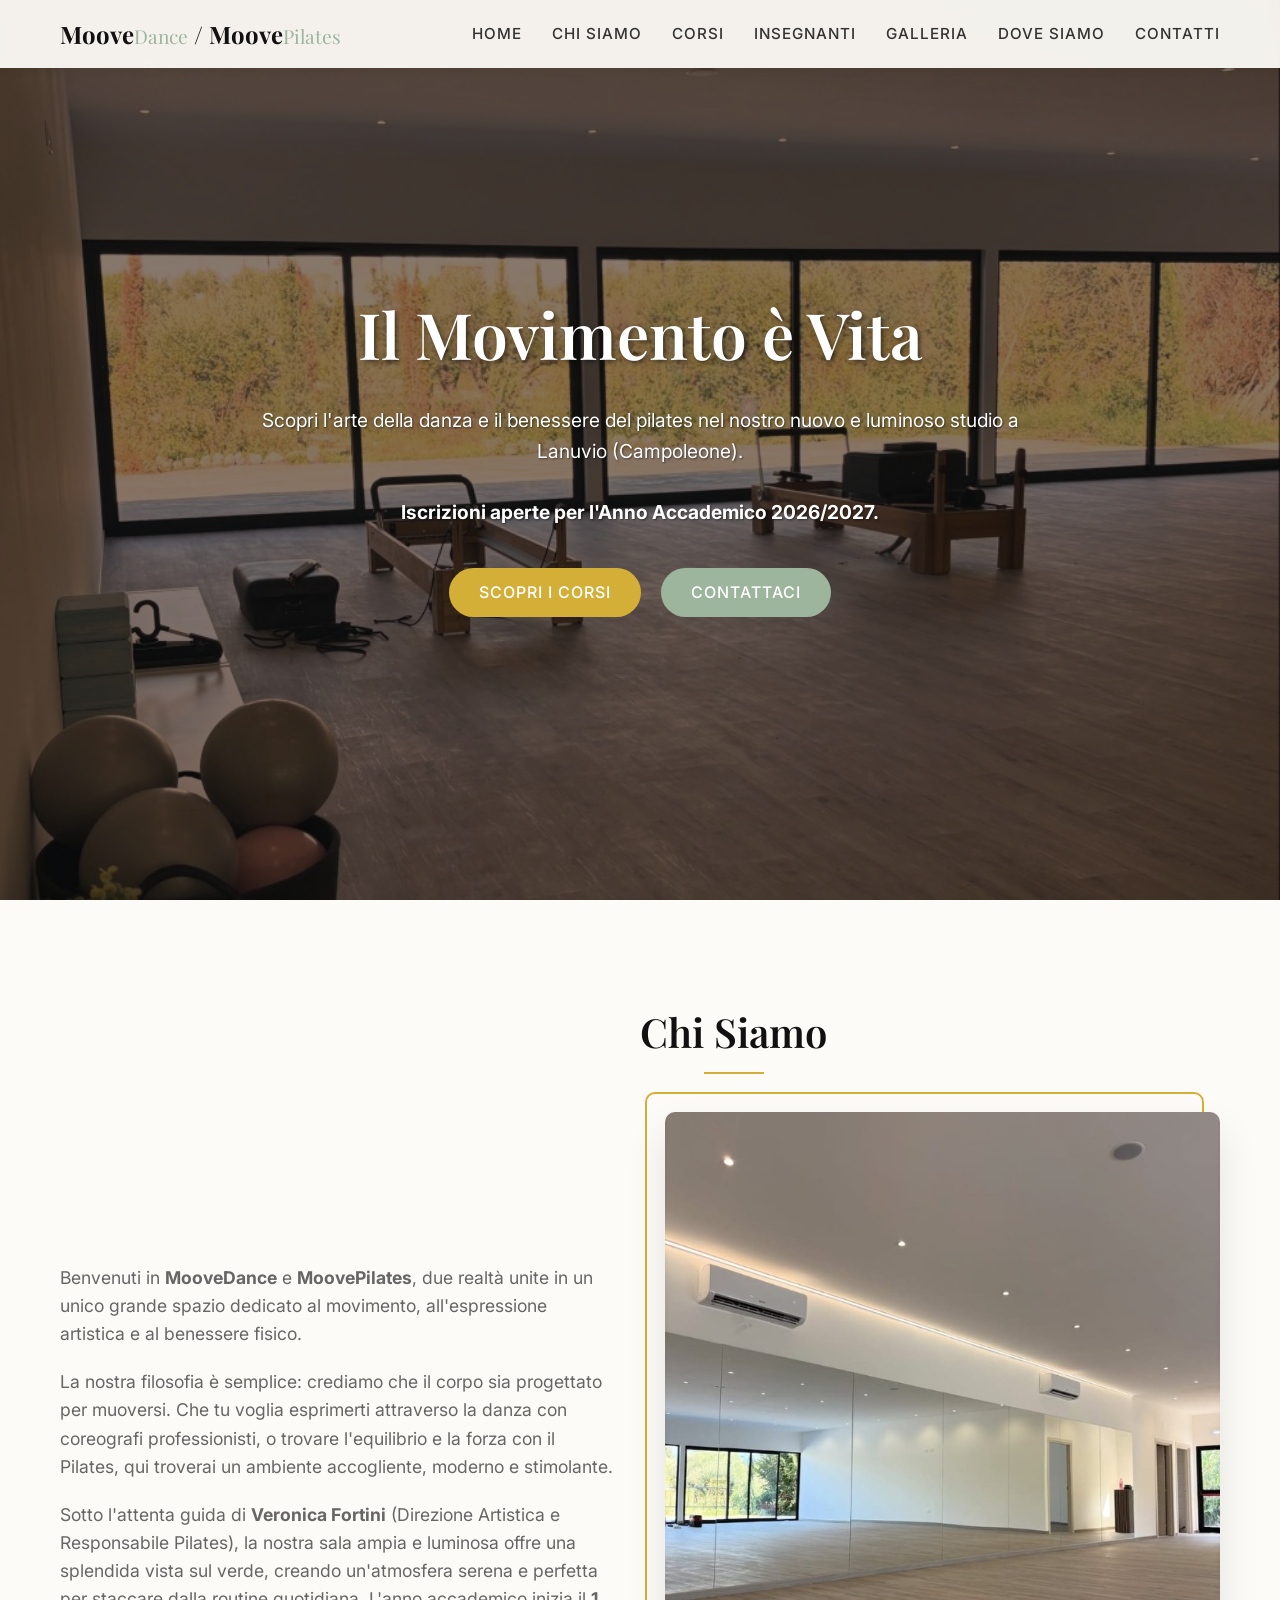
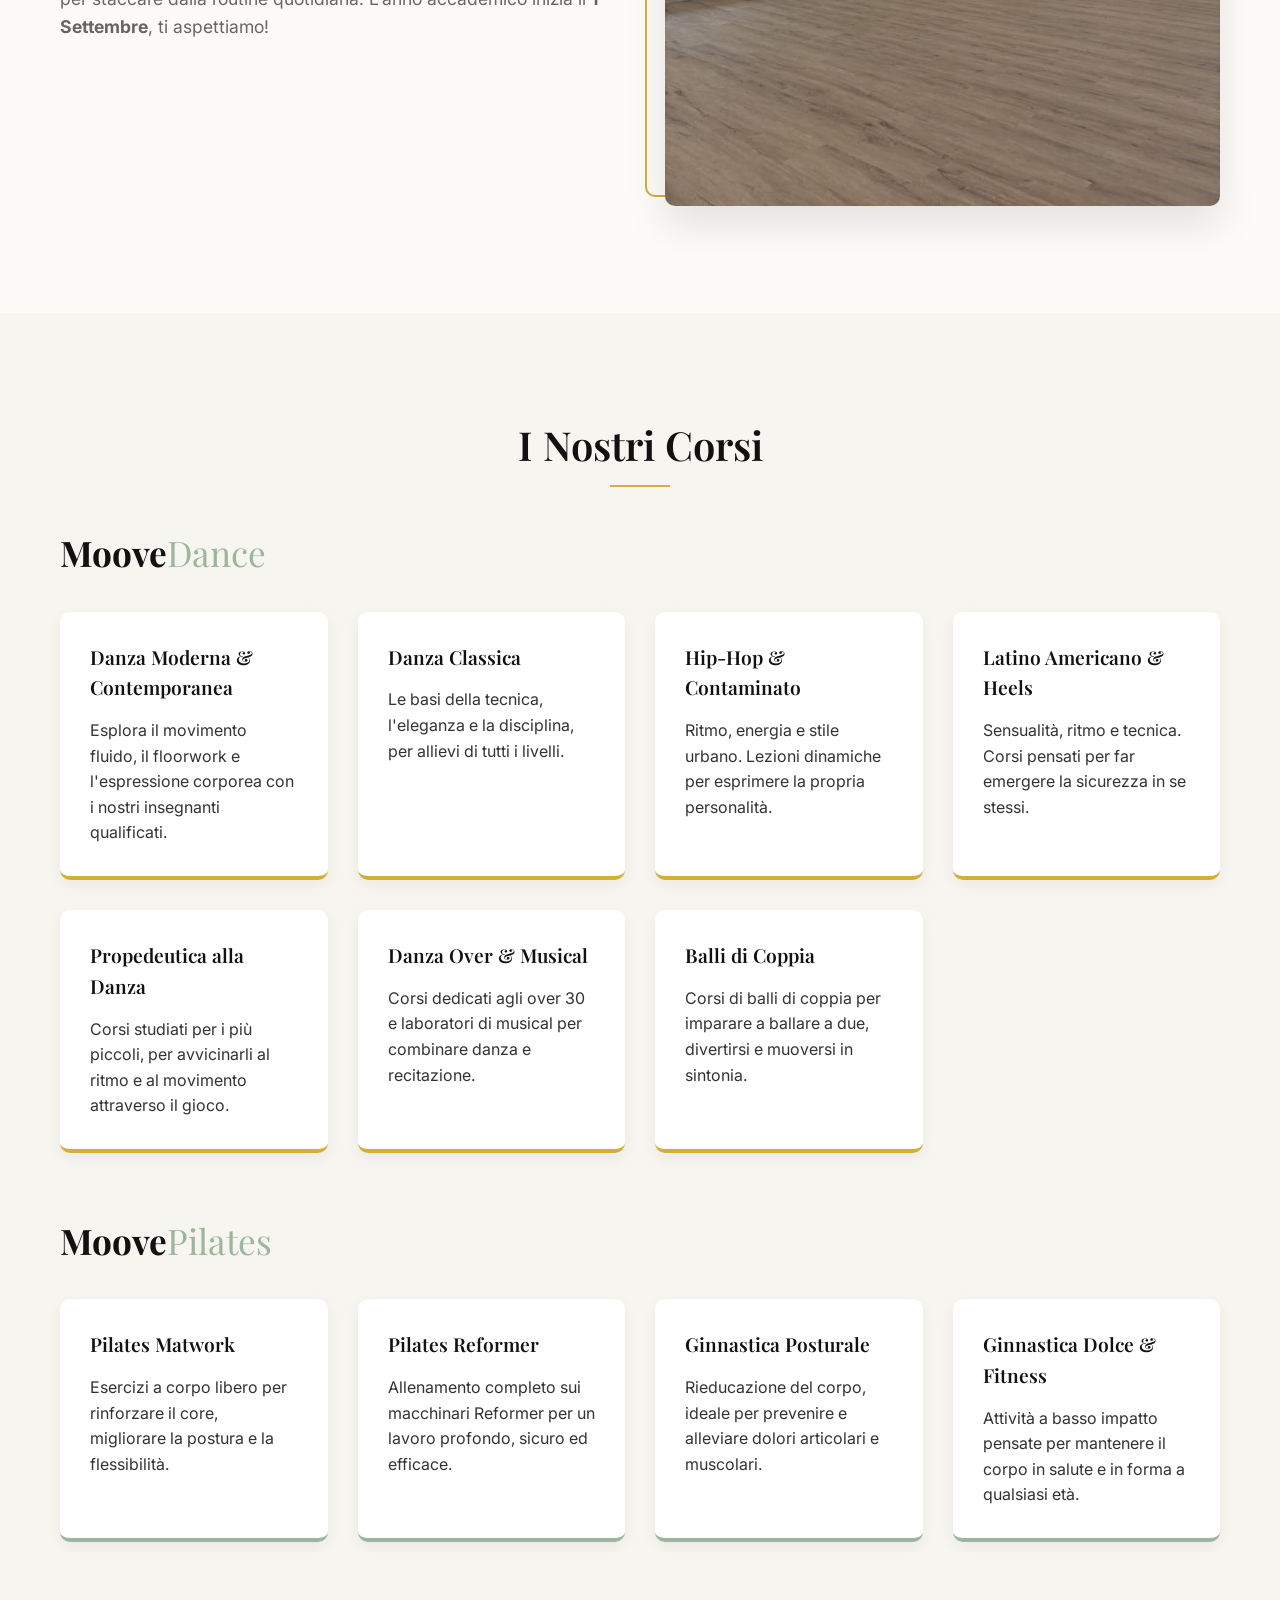
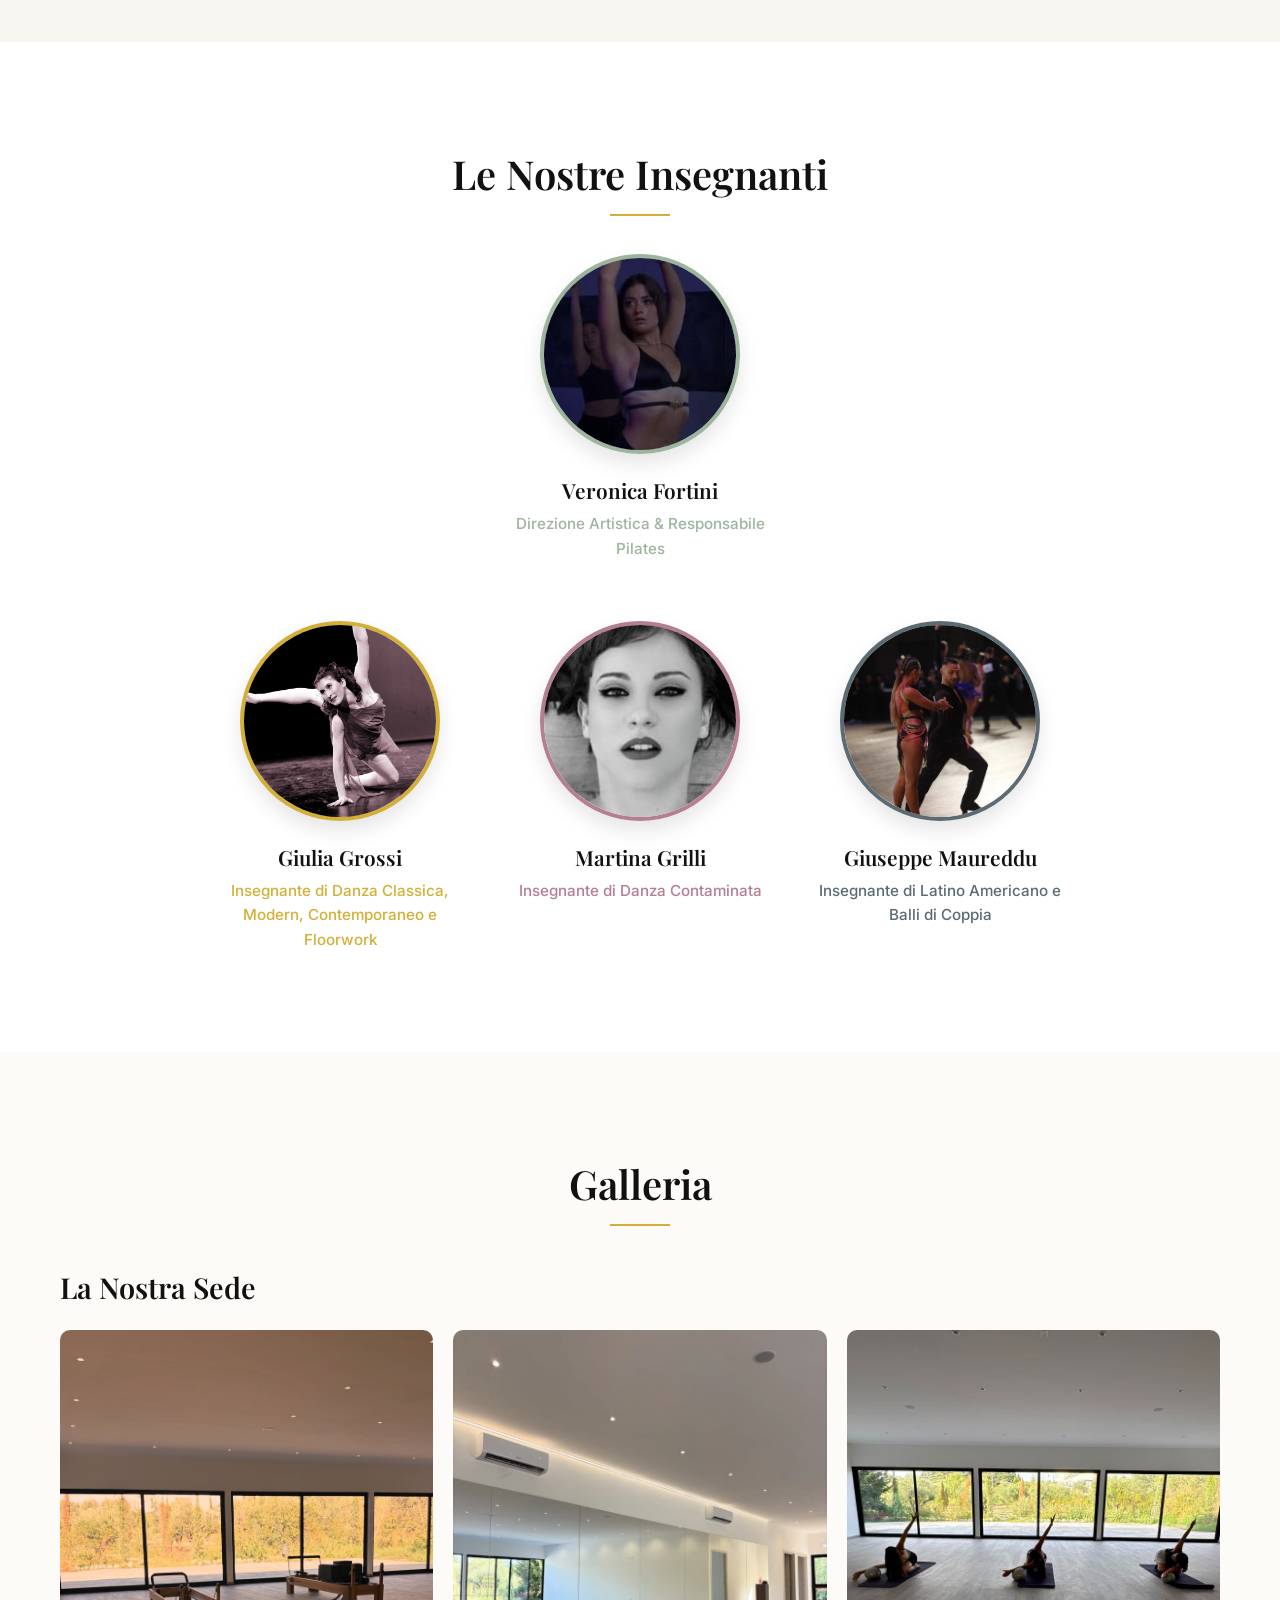
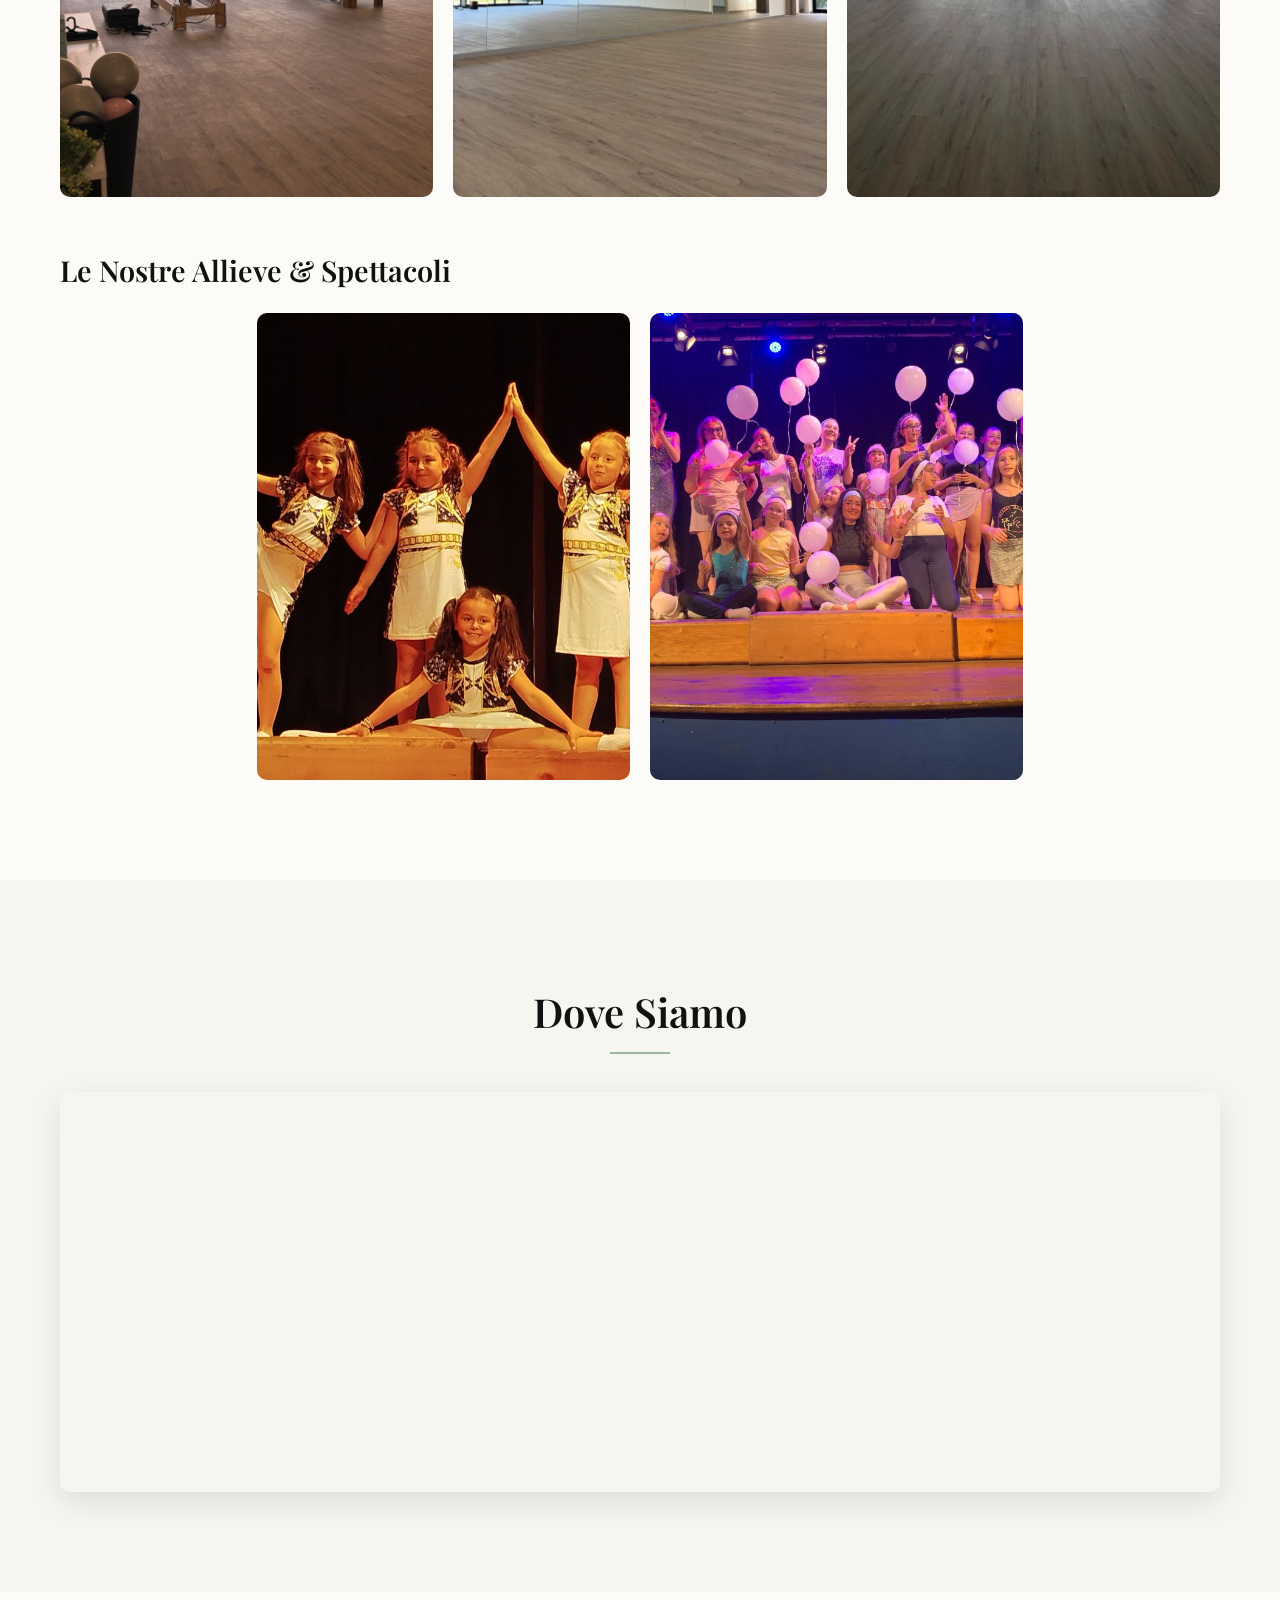
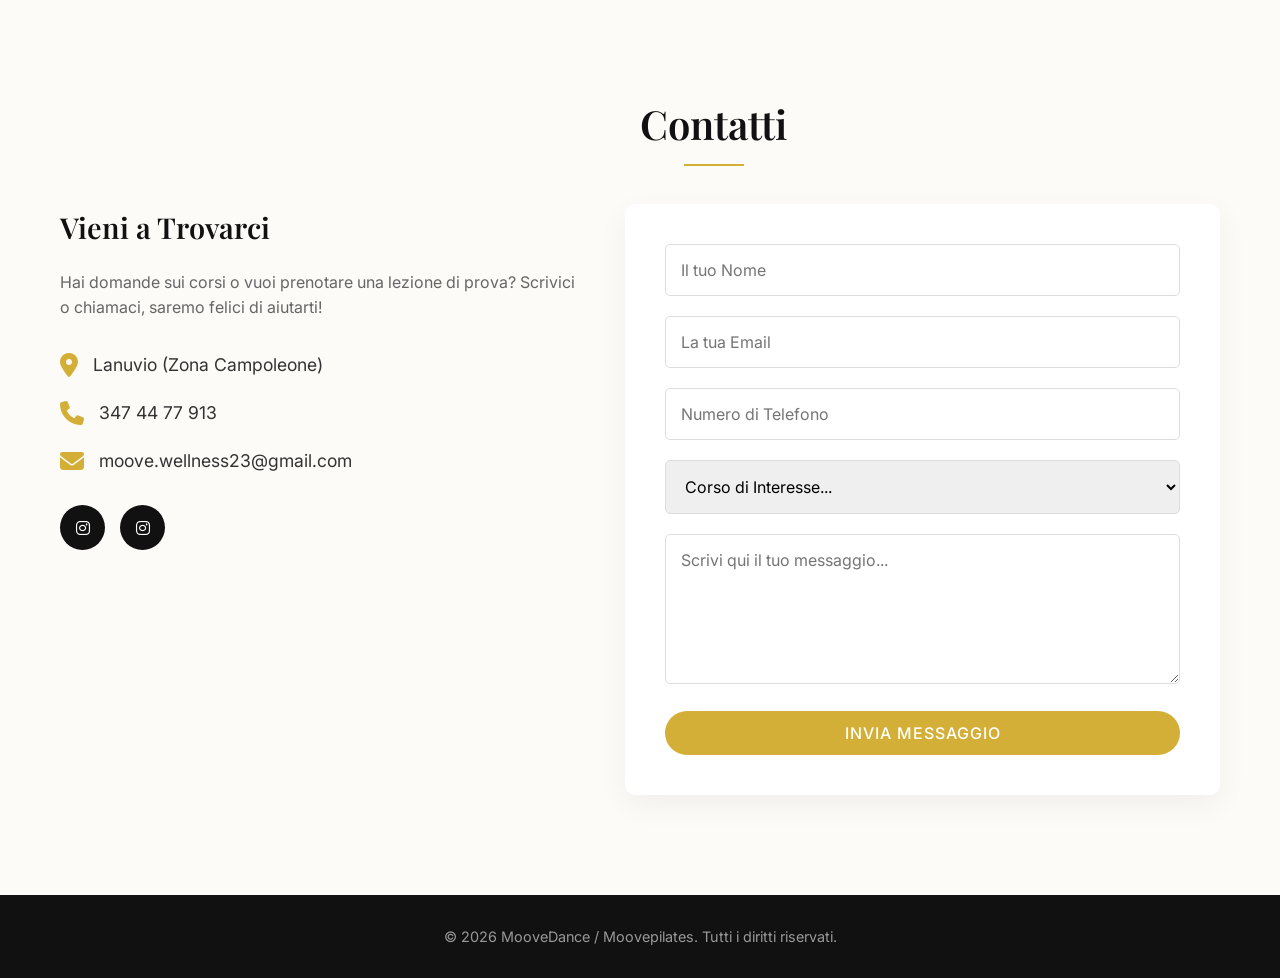
<file: index.html>
<!DOCTYPE html>
<html lang="it">
<head>
  <meta charset="UTF-8">
  <meta name="viewport" content="width=device-width, initial-scale=1.0">
  <title>MooveDance & MoovePilates | Scuola di Danza e Pilates a Lanuvio</title>
  <meta name="description" content="MooveDance e MoovePilates a Lanuvio (Campoleone). Corsi di Danza Moderna, Classica, Hip-Hop e lezioni di Pilates, Reformer e Posturale. Iscrizioni aperte!">
  
  <!-- Google Fonts -->
  <link rel="preconnect" href="https://fonts.googleapis.com">
  <link rel="preconnect" href="https://fonts.gstatic.com" crossorigin>
  <link href="https://fonts.googleapis.com/css2?family=Inter:wght@300;400;500;600&family=Playfair+Display:ital,wght@0,400;0,600;0,700;1,400&display=swap" rel="stylesheet">
  
  <!-- Font Awesome for Icons -->
  <link rel="stylesheet" href="https://cdnjs.cloudflare.com/ajax/libs/font-awesome/6.4.0/css/all.min.css">
  
  <!-- Custom CSS -->
  <link rel="stylesheet" href="css/style.css?v=12">
</head>
<body>

  <!-- Header / Navbar -->
  <header>
    <div class="container">
      <div class="logo">
        <a href="#home">Moove<span>Dance</span> / Moove<span>Pilates</span></a>
      </div>
      
      <div class="hamburger">
        <span></span>
        <span></span>
        <span></span>
      </div>

      <ul class="nav-links">
        <li><a href="#home" class="active">Home</a></li>
        <li><a href="#chi-siamo">Chi Siamo</a></li>
        <li><a href="#corsi">Corsi</a></li>
        <li><a href="#insegnanti">Insegnanti</a></li>
        <li><a href="#galleria">Galleria</a></li>
        <li><a href="#dove-siamo">Dove Siamo</a></li>
        <li><a href="#contatti">Contatti</a></li>
      </ul>
    </div>
  </header>

  <!-- Hero Section -->
  <section id="home" style="background-image: url('img/hero.jpg');">
    <div class="hero-content fade-in">
      <h1>Il Movimento è Vita</h1>
      <p>Scopri l'arte della danza e il benessere del pilates nel nostro nuovo e luminoso studio a Lanuvio (Campoleone).<br><br><strong>Iscrizioni aperte per l'Anno Accademico 2026/2027.</strong></p>
      <div class="hero-buttons">
        <a href="#corsi" class="btn btn-primary">Scopri i Corsi</a>
        <a href="#contatti" class="btn btn-secondary">Contattaci</a>
      </div>
    </div>
  </section>

  <!-- Chi Siamo Section -->
  <section id="chi-siamo">
    <div class="container">
      <h2 class="section-title original-center fade-in">Chi Siamo</h2>
      <div class="about-content fade-in">
        <div class="about-text">
          <p>Benvenuti in <strong>MooveDance</strong> e <strong>MoovePilates</strong>, due realtà unite in un unico grande spazio dedicato al movimento, all'espressione artistica e al benessere fisico.</p>
          <p>La nostra filosofia è semplice: crediamo che il corpo sia progettato per muoversi. Che tu voglia esprimerti attraverso la danza con coreografi professionisti, o trovare l'equilibrio e la forza con il Pilates, qui troverai un ambiente accogliente, moderno e stimolante.</p>
          <p>Sotto l'attenta guida di <strong>Veronica Fortini</strong> (Direzione Artistica e Responsabile Pilates), la nostra sala ampia e luminosa offre una splendida vista sul verde, creando un'atmosfera serena e perfetta per staccare dalla routine quotidiana. L'anno accademico inizia il <strong>1 Settembre</strong>, ti aspettiamo!</p>
        </div>
        <div class="about-image">
          <img src="img/chi-siamo.jpg" alt="Sala MooveDance">
        </div>
      </div>
    </div>
  </section>

  <!-- Corsi Section -->
  <section id="corsi">
    <div class="container">
      <h2 class="section-title fade-in">I Nostri Corsi</h2>
      
      <div class="corsi-wrapper">
        <!-- Danza -->
        <div class="corsi-category fade-in">
          <h3><strong>Moove</strong><span>Dance</span></h3>
          <div class="corsi-grid">
            <div class="corso-card">
              <h4>Danza Moderna & Contemporanea</h4>
              <p>Esplora il movimento fluido, il floorwork e l'espressione corporea con i nostri insegnanti qualificati.</p>
            </div>
            <div class="corso-card">
              <h4>Danza Classica</h4>
              <p>Le basi della tecnica, l'eleganza e la disciplina, per allievi di tutti i livelli.</p>
            </div>
            <div class="corso-card">
              <h4>Hip-Hop & Contaminato</h4>
              <p>Ritmo, energia e stile urbano. Lezioni dinamiche per esprimere la propria personalità.</p>
            </div>
            <div class="corso-card">
              <h4>Latino Americano & Heels</h4>
              <p>Sensualità, ritmo e tecnica. Corsi pensati per far emergere la sicurezza in se stessi.</p>
            </div>
            <div class="corso-card">
              <h4>Propedeutica alla Danza</h4>
              <p>Corsi studiati per i più piccoli, per avvicinarli al ritmo e al movimento attraverso il gioco.</p>
            </div>
            <div class="corso-card">
              <h4>Danza Over & Musical</h4>
              <p>Corsi dedicati agli over 30 e laboratori di musical per combinare danza e recitazione.</p>
            </div>
            <div class="corso-card">
              <h4>Balli di Coppia</h4>
              <p>Corsi di balli di coppia per imparare a ballare a due, divertirsi e muoversi in sintonia.</p>
            </div>
          </div>
        </div>

        <!-- Pilates -->
        <div class="corsi-category fade-in">
          <h3><strong>Moove</strong><span>Pilates</span></h3>
          <div class="corsi-grid">
            <div class="corso-card pilates">
              <h4>Pilates Matwork</h4>
              <p>Esercizi a corpo libero per rinforzare il core, migliorare la postura e la flessibilità.</p>
            </div>
            <div class="corso-card pilates">
              <h4>Pilates Reformer</h4>
              <p>Allenamento completo sui macchinari Reformer per un lavoro profondo, sicuro ed efficace.</p>
            </div>
            <div class="corso-card pilates">
              <h4>Ginnastica Posturale</h4>
              <p>Rieducazione del corpo, ideale per prevenire e alleviare dolori articolari e muscolari.</p>
            </div>
            <div class="corso-card pilates">
              <h4>Ginnastica Dolce & Fitness</h4>
              <p>Attività a basso impatto pensate per mantenere il corpo in salute e in forma a qualsiasi età.</p>
            </div>
          </div>
        </div>
      </div>
    </div>
  </section>

  <!-- Insegnanti Section -->
  <section id="insegnanti">
    <div class="container">
      <h2 class="section-title fade-in">Le Nostre Insegnanti</h2>
      <div class="teachers-grid fade-in" style="margin-bottom: 60px;">
        <div class="teacher-card color-sage">
          <div class="teacher-img">
            <img src="img/veronica.jpg" alt="Veronica Fortini">
          </div>
          <h4>Veronica Fortini</h4>
          <p class="teacher-role">Direzione Artistica & Responsabile Pilates</p>
        </div>
      </div>
      
      <div class="teachers-grid fade-in">
        <div class="teacher-card color-gold">
          <div class="teacher-img">
            <img src="img/giulia.jpg" alt="Giulia Grossi">
          </div>
          <h4>Giulia Grossi</h4>
          <p class="teacher-role">Insegnante di Danza Classica, Modern, Contemporaneo e Floorwork</p>
        </div>
        <div class="teacher-card color-rose">
          <div class="teacher-img">
            <img src="img/martina.jpg" alt="Martina Grilli">
          </div>
          <h4>Martina Grilli</h4>
          <p class="teacher-role">Insegnante di Danza Contaminata</p>
        </div>
        <div class="teacher-card color-slate">
          <div class="teacher-img">
            <img src="img/giuseppe_new.jpg" alt="Giuseppe Maureddu">
          </div>
          <h4>Giuseppe Maureddu</h4>
          <p class="teacher-role">Insegnante di Latino Americano e Balli di Coppia</p>
        </div>
      </div>
    </div>
  </section>

  <!-- Galleria Section -->
  <section id="galleria">
    <div class="container">
      <h2 class="section-title fade-in">Galleria</h2>
      
      <h3 style="margin-bottom: 20px; font-size: 1.8rem; color: var(--color-black);" class="fade-in">La Nostra Sede</h3>
      <div class="gallery-grid fade-in" style="margin-bottom: 50px;">
        <div class="gallery-item"><img src="img/hero.jpg" alt="Sala Principale"></div>
        <div class="gallery-item"><img src="img/chi-siamo.jpg" alt="Dettaglio Sala"></div>
        <div class="gallery-item"><img src="img/real-gallery3.jpg" alt="Lezione Pilates"></div>
      </div>

      <h3 style="margin-bottom: 20px; font-size: 1.8rem; color: var(--color-black);" class="fade-in">Le Nostre Allieve & Spettacoli</h3>
      <div class="gallery-grid centered fade-in">
        <div class="gallery-item"><img src="img/real-gallery1.jpg" alt="Spettacolo Danza"></div>
        <div class="gallery-item"><img src="img/real-gallery2.jpg" alt="Gruppo Danza"></div>
      </div>
    </div>
  </section>


  <!-- Dove Siamo Section -->
  <section id="dove-siamo">
    <div class="container">
      <h2 class="section-title pilates-title fade-in">Dove Siamo</h2>
      <div class="map-container fade-in">
        <!-- Google Maps Embed for Lanuvio, Campoleone -->
        <iframe src="https://www.google.com/maps/embed?pb=!1m18!1m12!1m3!1d23858.14593789738!2d12.66291814065462!3d41.62833300360155!2m3!1f0!2f0!3f0!3m2!1i1024!2i768!4f13.1!3m3!1m2!1s0x13259b14ec0f1e8d%3A0x7eb177f1cd5f005a!2sA.S.D.%20Moove%20Dance%20e%20Fitness!5e0!3m2!1sit!2sit!4v1787068360899!5m2!1sit!2sit" allowfullscreen="" loading="lazy" referrerpolicy="strict-origin-when-cross-origin"></iframe>
      </div>
    </div>
  </section>

  <!-- Contatti Section -->
  <section id="contatti">
    <div class="container">
      <h2 class="section-title original-center fade-in">Contatti</h2>
      <div class="contact-wrapper fade-in">
        <div class="contact-info">
          <h3>Vieni a Trovarci</h3>
          <p style="margin-bottom: 30px; color: var(--color-text-light);">Hai domande sui corsi o vuoi prenotare una lezione di prova? Scrivici o chiamaci, saremo felici di aiutarti!</p>
          
          <div class="info-item">
            <i class="fa-solid fa-location-dot"></i>
            <span>Lanuvio (Zona Campoleone)</span>
          </div>
          <div class="info-item">
            <i class="fa-solid fa-phone"></i>
            <span>347 44 77 913</span>
          </div>
          <div class="info-item">
            <i class="fa-solid fa-envelope"></i>
            <span>moove.wellness23@gmail.com</span>
          </div>
          
          <div class="social-links">
            <a href="https://instagram.com/moove.dance_" target="_blank" title="Instagram MooveDance"><i class="fa-brands fa-instagram"></i></a>
            <a href="https://www.instagram.com/__moovepilates__/" target="_blank" title="Instagram Moovepilates"><i class="fa-brands fa-instagram"></i></a>
          </div>
        </div>
        
        <div class="contact-form">
          <form id="contact-form" action="https://formspree.io/f/xjybperv" method="POST">
            <div class="form-group">
              <input type="text" name="name" placeholder="Il tuo Nome" required>
            </div>
            <div class="form-group">
              <input type="email" name="email" placeholder="La tua Email" required>
            </div>
            <div class="form-group">
              <input type="tel" name="phone" placeholder="Numero di Telefono">
            </div>
            <div class="form-group">
              <select name="corso" required>
                <option value="" disabled selected>Corso di Interesse...</option>
                <optgroup label="MooveDance">
                  <option value="Danza Moderna">Danza Moderna / Contemporanea</option>
                  <option value="Danza Classica">Danza Classica</option>
                  <option value="Hip Hop">Hip-Hop / Contaminato</option>
                  <option value="Latino">Latino Americano / Heels</option>
                  <option value="Balli di Coppia">Balli di Coppia</option>
                  <option value="Propedeutica">Propedeutica</option>
                  <option value="Danza Over">Danza Over / Musical</option>
                </optgroup>
                <optgroup label="Moovepilates">
                  <option value="Pilates Matwork">Pilates Matwork</option>
                  <option value="Pilates Reformer">Pilates Reformer</option>
                  <option value="Posturale">Ginnastica Posturale</option>
                  <option value="Fitness">Ginnastica Dolce / Fitness</option>
                </optgroup>
              </select>
            </div>
            <div class="form-group">
              <textarea name="message" placeholder="Scrivi qui il tuo messaggio..." required></textarea>
            </div>
            <button type="submit" class="btn btn-primary" style="width: 100%;">Invia Messaggio</button>
            <p id="form-status" style="margin-top: 15px; text-align: center; display: none; font-weight: 500;"></p>
          </form>
        </div>
      </div>
    </div>
  </section>

  <!-- Footer -->
  <footer>
    <div class="container">
      <p>&copy; 2026 MooveDance / Moovepilates. Tutti i diritti riservati.</p>
    </div>
  </footer>

  <!-- Lightbox Modal per Galleria -->
  <div id="lightbox" class="lightbox">
    <span class="lightbox-close">&times;</span>
    <img class="lightbox-content" id="lightbox-img">
  </div>

  <script src="js/main.js"></script>
</body>
</html>
</file>
<file: css/style.css>
:root {
  /* MooveDance Palette */
  --color-black: #111111;
  --color-gold: #D4AF37;
  --color-powder-pink: #F3E0E4;
  --color-rose: #B57F8D;
  
  /* Moovepilates Palette */
  --color-sage: #9DB49D;
  --color-cream: #FDFBF7;
  --color-slate: #5C6B73;
  
  /* Shared / Base */
  --color-white: #ffffff;
  --color-text: #333333;
  --color-text-light: #666666;
  --color-bg-alt: #F7F5F0;

  --font-heading: 'Playfair Display', serif;
  --font-body: 'Inter', sans-serif;
  
  --transition: all 0.3s ease-in-out;
}

* {
  margin: 0;
  padding: 0;
  box-sizing: border-box;
}

html {
  scroll-behavior: smooth;
  font-size: 16px;
  overflow-x: hidden;
}

body {
  font-family: var(--font-body);
  color: var(--color-text);
  background-color: var(--color-cream);
  line-height: 1.6;
  overflow-x: hidden;
}

h1, h2, h3, h4 {
  font-family: var(--font-heading);
  font-weight: 600;
  color: var(--color-black);
}

a {
  text-decoration: none;
  color: inherit;
}

ul {
  list-style: none;
}

.container {
  max-width: 1200px;
  margin: 0 auto;
  padding: 0 20px;
}

.section-title {
  text-align: center;
  font-size: 2.5rem;
  margin-bottom: 3rem;
  position: relative;
}

.section-title.original-center {
  display: inline-block;
  left: 50%;
  transform: translateX(-50%);
}

.section-title::after {
  content: '';
  position: absolute;
  bottom: -10px;
  left: 50%;
  transform: translateX(-50%);
  width: 60px;
  height: 2px;
  background-color: var(--color-gold);
}

.section-title.pilates-title::after {
  background-color: var(--color-sage);
}

.btn {
  display: inline-block;
  padding: 12px 30px;
  font-family: var(--font-body);
  font-size: 1rem;
  font-weight: 500;
  text-transform: uppercase;
  letter-spacing: 1px;
  border-radius: 30px;
  cursor: pointer;
  transition: var(--transition);
  border: none;
}

.btn-primary {
  background-color: var(--color-gold);
  color: var(--color-white);
}

.btn-primary:hover {
  background-color: #bfa132;
  transform: translateY(-2px);
  box-shadow: 0 4px 15px rgba(212, 175, 55, 0.4);
}

.btn-secondary {
  background-color: var(--color-sage);
  color: var(--color-white);
}

.btn-secondary:hover {
  background-color: #889e88;
  transform: translateY(-2px);
  box-shadow: 0 4px 15px rgba(157, 180, 157, 0.4);
}

/* Header & Navbar */
header {
  position: fixed;
  top: 0;
  left: 0;
  width: 100%;
  background-color: rgba(253, 251, 247, 0.95);
  backdrop-filter: blur(10px);
  z-index: 1000;
  box-shadow: 0 2px 10px rgba(0,0,0,0.05);
  padding: 15px 0;
  transition: var(--transition);
}

header .container {
  display: flex;
  justify-content: space-between;
  align-items: center;
}

.logo {
  font-family: var(--font-heading);
  font-size: 1.5rem;
  font-weight: 700;
  color: var(--color-black);
  display: flex;
  align-items: center;
  gap: 10px;
  white-space: nowrap;
}

.logo span {
  font-weight: 400;
  font-size: 1.2rem;
  color: var(--color-sage);
}

.nav-links {
  display: flex;
  gap: 30px;
}

.nav-links li a {
  font-size: 0.95rem;
  font-weight: 500;
  text-transform: uppercase;
  letter-spacing: 1px;
  position: relative;
  transition: var(--transition);
  white-space: nowrap;
}

.nav-links li a:hover {
  color: var(--color-gold);
}

.nav-links li a::after {
  content: '';
  position: absolute;
  width: 0;
  height: 2px;
  bottom: -5px;
  left: 0;
  background-color: var(--color-gold);
  transition: var(--transition);
}

.nav-links li a:hover::after {
  width: 100%;
}

.hamburger {
  display: none;
  cursor: pointer;
  flex-direction: column;
  gap: 5px;
}

.hamburger span {
  width: 25px;
  height: 3px;
  background-color: var(--color-black);
  border-radius: 3px;
  transition: var(--transition);
}

/* Hero Section */
#home {
  height: 100vh;
  display: flex;
  align-items: center;
  justify-content: center;
  position: relative;
  background-size: cover;
  background-position: center;
  background-attachment: fixed;
  color: var(--color-white);
  text-align: center;
}

#home::before {
  content: '';
  position: absolute;
  top: 0;
  left: 0;
  width: 100%;
  height: 100%;
  background: rgba(17, 17, 17, 0.5); /* Dark overlay */
}

.hero-content {
  position: relative;
  z-index: 1;
  max-width: 800px;
  padding: 0 20px;
}

.hero-content h1 {
  font-size: 4rem;
  color: var(--color-white);
  margin-bottom: 20px;
  text-shadow: 2px 2px 4px rgba(0,0,0,0.5);
}

.hero-content p {
  font-size: 1.2rem;
  margin-bottom: 40px;
  text-shadow: 1px 1px 2px rgba(0,0,0,0.5);
}

.hero-buttons {
  display: flex;
  gap: 20px;
  justify-content: center;
}

/* Chi Siamo */
#chi-siamo {
  padding: 100px 0;
  background-color: var(--color-cream);
}

.about-content {
  display: flex;
  align-items: center;
  gap: 50px;
}

.about-text {
  flex: 1;
}

.about-text p {
  margin-bottom: 20px;
  font-size: 1.1rem;
  color: var(--color-text-light);
}

.about-image {
  flex: 1;
  position: relative;
}

.about-image img {
  width: 100%;
  aspect-ratio: 4/5;
  object-fit: cover;
  border-radius: 10px;
  box-shadow: 0 20px 40px rgba(0,0,0,0.1);
}

.about-image::before {
  content: '';
  position: absolute;
  top: -20px;
  left: -20px;
  width: 100%;
  height: 100%;
  border: 2px solid var(--color-gold);
  border-radius: 10px;
  z-index: -1;
}

/* Corsi */
#corsi {
  padding: 100px 0;
  background-color: var(--color-bg-alt);
}

.corsi-wrapper {
  display: flex;
  flex-direction: column;
  gap: 60px;
}

.corsi-category h3 {
  font-size: 2.2rem;
  margin-bottom: 30px;
}

.corsi-category h3 strong {
  font-weight: 700;
  color: var(--color-black);
}

.corsi-category h3 span {
  font-weight: 400;
  color: var(--color-sage);
}

.corsi-grid {
  display: grid;
  grid-template-columns: repeat(auto-fit, minmax(250px, 1fr));
  gap: 30px;
}

.corso-card {
  background-color: var(--color-white);
  padding: 30px;
  border-radius: 10px;
  box-shadow: 0 5px 15px rgba(0,0,0,0.05);
  transition: var(--transition);
  border-bottom: 4px solid var(--color-gold);
}

.corso-card.pilates {
  border-bottom-color: var(--color-sage);
}

.corso-card:hover {
  transform: translateY(-10px);
  box-shadow: 0 15px 30px rgba(0,0,0,0.1);
}

.corso-card h4 {
  font-size: 1.2rem;
  margin-bottom: 15px;
}

/* Insegnanti */
#insegnanti {
  padding: 100px 0;
  background-color: var(--color-white);
}

.teachers-grid {
  display: flex;
  justify-content: center;
  gap: 50px;
  flex-wrap: wrap;
  margin-top: 20px;
}

.teacher-card {
  text-align: center;
  width: 250px;
}

.teacher-img {
  width: 200px;
  height: 200px;
  margin: 0 auto 20px auto;
  border-radius: 50%;
  overflow: hidden;
  border: 4px solid transparent;
  box-shadow: 0 10px 20px rgba(0,0,0,0.1);
  transition: var(--transition);
}

.teacher-card:hover .teacher-img {
  transform: scale(1.05);
}

.teacher-img img {
  width: 100%;
  height: 100%;
  object-fit: cover;
}

.teacher-card h4 {
  font-size: 1.3rem;
  margin-bottom: 5px;
}

.teacher-role {
  font-weight: 500;
  font-size: 0.95rem;
}

/* Colori Insegnanti */
.teacher-card.color-sage .teacher-img { border-color: var(--color-sage); }
.teacher-card.color-sage .teacher-role { color: var(--color-sage); }

.teacher-card.color-gold .teacher-img { border-color: var(--color-gold); }
.teacher-card.color-gold .teacher-role { color: var(--color-gold); }

.teacher-card.color-rose .teacher-img { border-color: var(--color-rose); }
.teacher-card.color-rose .teacher-role { color: var(--color-rose); }

.teacher-card.color-slate .teacher-img { border-color: var(--color-slate); }
.teacher-card.color-slate .teacher-role { color: var(--color-slate); }

/* Galleria */
#galleria {
  padding: 100px 0;
  background-color: var(--color-cream);
}

.gallery-grid {
  display: grid;
  grid-template-columns: repeat(auto-fit, minmax(300px, 1fr));
  gap: 20px;
}

.gallery-item {
  border-radius: 10px;
  overflow: hidden;
  aspect-ratio: 4/5;
}

.gallery-grid.centered {
  display: flex;
  justify-content: center;
  flex-wrap: wrap;
  gap: 20px;
}

.gallery-grid.centered .gallery-item {
  width: calc((100% - 40px) / 3);
}

.gallery-item img {
  width: 100%;
  height: 100%;
  object-fit: cover;
  transition: var(--transition);
}

.gallery-item:hover img {
  transform: scale(1.05);
}

/* Video Section */
#video {
  padding: 100px 0;
  background-color: var(--color-white);
}

.video-grid {
  display: flex;
  gap: 30px;
  justify-content: center;
  flex-wrap: wrap;
}

.video-item {
  flex: 1 1 400px;
  max-width: 600px;
  border-radius: 10px;
  overflow: hidden;
  box-shadow: 0 10px 30px rgba(0,0,0,0.1);
  background-color: var(--color-black);
  position: relative;
  aspect-ratio: 16/9;
}

.video-placeholder {
  position: absolute;
  top: 0; left: 0; width: 100%; height: 100%;
  display: flex;
  flex-direction: column;
  align-items: center;
  justify-content: center;
  color: var(--color-white);
  text-align: center;
  background: linear-gradient(135deg, rgba(157, 180, 157, 0.8), rgba(212, 175, 55, 0.8));
}

.video-placeholder i {
  font-size: 4rem;
}

.video-placeholder p {
  font-weight: 500;
  font-size: 1.2rem;
}

.video-item iframe {
  width: 100%;
  height: 100%;
  border: none;
}

/* Dove Siamo */
#dove-siamo {
  padding: 100px 0;
  background-color: var(--color-bg-alt);
}

.map-container {
  width: 100%;
  height: 400px;
  border-radius: 10px;
  overflow: hidden;
  box-shadow: 0 10px 30px rgba(0,0,0,0.1);
}

.map-container iframe {
  width: 100%;
  height: 100%;
  border: none;
}

/* Contatti */
#contatti {
  padding: 100px 0;
  background-color: var(--color-cream);
}

.contact-wrapper {
  display: flex;
  gap: 50px;
}

.contact-info {
  flex: 1;
}

.contact-info h3 {
  font-size: 1.8rem;
  margin-bottom: 20px;
}

.info-item {
  display: flex;
  align-items: center;
  gap: 15px;
  margin-bottom: 20px;
  font-size: 1.1rem;
}

.info-item i {
  color: var(--color-gold);
  font-size: 1.5rem;
}

.social-links {
  display: flex;
  gap: 15px;
  margin-top: 30px;
}

.social-links a {
  display: flex;
  align-items: center;
  justify-content: center;
  width: 45px;
  height: 45px;
  background-color: var(--color-black);
  color: var(--color-white);
  border-radius: 50%;
  transition: var(--transition);
}

.social-links a:hover {
  background-color: var(--color-gold);
  transform: translateY(-3px);
}

.contact-form {
  flex: 1;
  background-color: var(--color-white);
  padding: 40px;
  border-radius: 10px;
  box-shadow: 0 10px 30px rgba(0,0,0,0.05);
}

.form-group {
  margin-bottom: 20px;
}

.form-group input,
.form-group select,
.form-group textarea {
  width: 100%;
  padding: 15px;
  border: 1px solid #ddd;
  border-radius: 5px;
  font-family: var(--font-body);
  font-size: 1rem;
  transition: var(--transition);
}

.form-group input:focus,
.form-group select:focus,
.form-group textarea:focus {
  outline: none;
  border-color: var(--color-gold);
}

.form-group textarea {
  height: 150px;
  resize: vertical;
}

/* Footer */
footer {
  background-color: var(--color-black);
  color: var(--color-white);
  text-align: center;
  padding: 30px 0;
}

footer p {
  color: #999;
  font-size: 0.9rem;
}

/* Animations */
.fade-in {
  opacity: 0;
  transform: translateY(30px);
  transition: opacity 0.8s ease, transform 0.8s ease;
}

.fade-in.appear {
  opacity: 1;
  transform: translateY(0);
}

/* Lightbox Modal */
.lightbox {
  display: none;
  position: fixed;
  z-index: 9999;
  padding-top: 50px;
  left: 0;
  top: 0;
  width: 100%;
  height: 100%;
  background-color: rgba(0, 0, 0, 0.9);
  backdrop-filter: blur(5px);
  opacity: 0;
  transition: opacity 0.3s ease;
}

.lightbox.active {
  display: flex;
  justify-content: center;
  align-items: center;
  opacity: 1;
}

.lightbox-content {
  max-width: 90%;
  max-height: 85vh;
  object-fit: contain;
  border-radius: 4px;
  box-shadow: 0 4px 20px rgba(0,0,0,0.5);
  transform: scale(0.95);
  transition: transform 0.3s ease;
}

.lightbox.active .lightbox-content {
  transform: scale(1);
}

.lightbox-close {
  position: absolute;
  top: 20px;
  right: 35px;
  color: #f1f1f1;
  font-size: 40px;
  font-weight: bold;
  cursor: pointer;
  transition: 0.3s;
  z-index: 10000;
}

.lightbox-close:hover,
.lightbox-close:focus {
  color: var(--color-gold);
  text-decoration: none;
}

.gallery-item img {
  cursor: pointer;
}

/* Responsive */
@media (max-width: 1050px) and (pointer: coarse) {
  .logo { font-size: 1.2rem; }
  .logo span { font-size: 1rem; }
  .nav-links { gap: 12px; }
  .nav-links li a { font-size: 0.75rem; }
}

@media (max-width: 900px) {
  .about-content, .contact-wrapper {
    flex-direction: column;
  }

  .about-image::before {
    display: none;
  }
}

@media (max-width: 768px) {
  .hero-content h1 {
    font-size: 2.5rem;
  }
  
  .hero-content p {
    font-size: 1.1rem;
  }

  .section-title {
    font-size: 2rem;
    margin-bottom: 2.5rem;
  }

  .corsi-category h3 {
    font-size: 1.8rem;
  }
  
  .contact-info h3 {
    font-size: 1.4rem;
  }

  .contact-form {
    padding: 20px;
  }
  .corsi-grid {
    grid-template-columns: repeat(2, 1fr);
    gap: 15px;
  }
  
  .corso-card {
    padding: 20px;
  }

  .teachers-grid {
    gap: 20px;
  }
  
  .teacher-card {
    width: calc(50% - 10px);
  }

  .teacher-img {
    width: 150px;
    height: 150px;
  }

  .gallery-grid {
    grid-template-columns: repeat(2, 1fr);
    gap: 15px;
  }
  
  .gallery-grid.centered {
    gap: 15px;
  }
  
  .gallery-grid.centered .gallery-item {
    width: calc((100% - 15px) / 2);
  }

  .nav-links {
    position: absolute;
    top: 100%;
    left: -100%;
    width: 100%;
    background-color: rgba(253, 251, 247, 0.98);
    flex-direction: column;
    text-align: center;
    padding: 30px 0;
    transition: 0.3s;
    box-shadow: 0 10px 10px rgba(0,0,0,0.05);
  }
  
  .nav-links.active {
    left: 0;
  }
  
  .hamburger {
    display: flex;
  }
  
  .hamburger.active span:nth-child(1) {
    transform: translateY(8px) rotate(45deg);
  }
  
  .hamburger.active span:nth-child(2) {
    opacity: 0;
  }
  
  .hamburger.active span:nth-child(3) {
    transform: translateY(-8px) rotate(-45deg);
  }
}

@media (max-width: 480px) {
  .hero-content h1 {
    font-size: 2rem;
  }
  
  .hero-content p {
    font-size: 1rem;
  }
  
  .section-title {
    font-size: 1.7rem;
    margin-bottom: 2rem;
  }
  
  .corsi-category h3 {
    font-size: 1.6rem;
  }
  
  .corso-card h4, .teacher-card h4 {
    font-size: 1.1rem;
  }

  .corsi-grid {
    gap: 10px;
  }

  .corso-card {
    padding: 15px;
  }

  .teacher-img {
    width: 120px;
    height: 120px;
  }

  .gallery-grid {
    gap: 10px;
  }
  
  .gallery-grid.centered {
    gap: 10px;
  }
  
  .gallery-grid.centered .gallery-item {
    width: calc((100% - 10px) / 2);
  }

  .contact-form {
    padding: 20px;
  }
}
</file>
